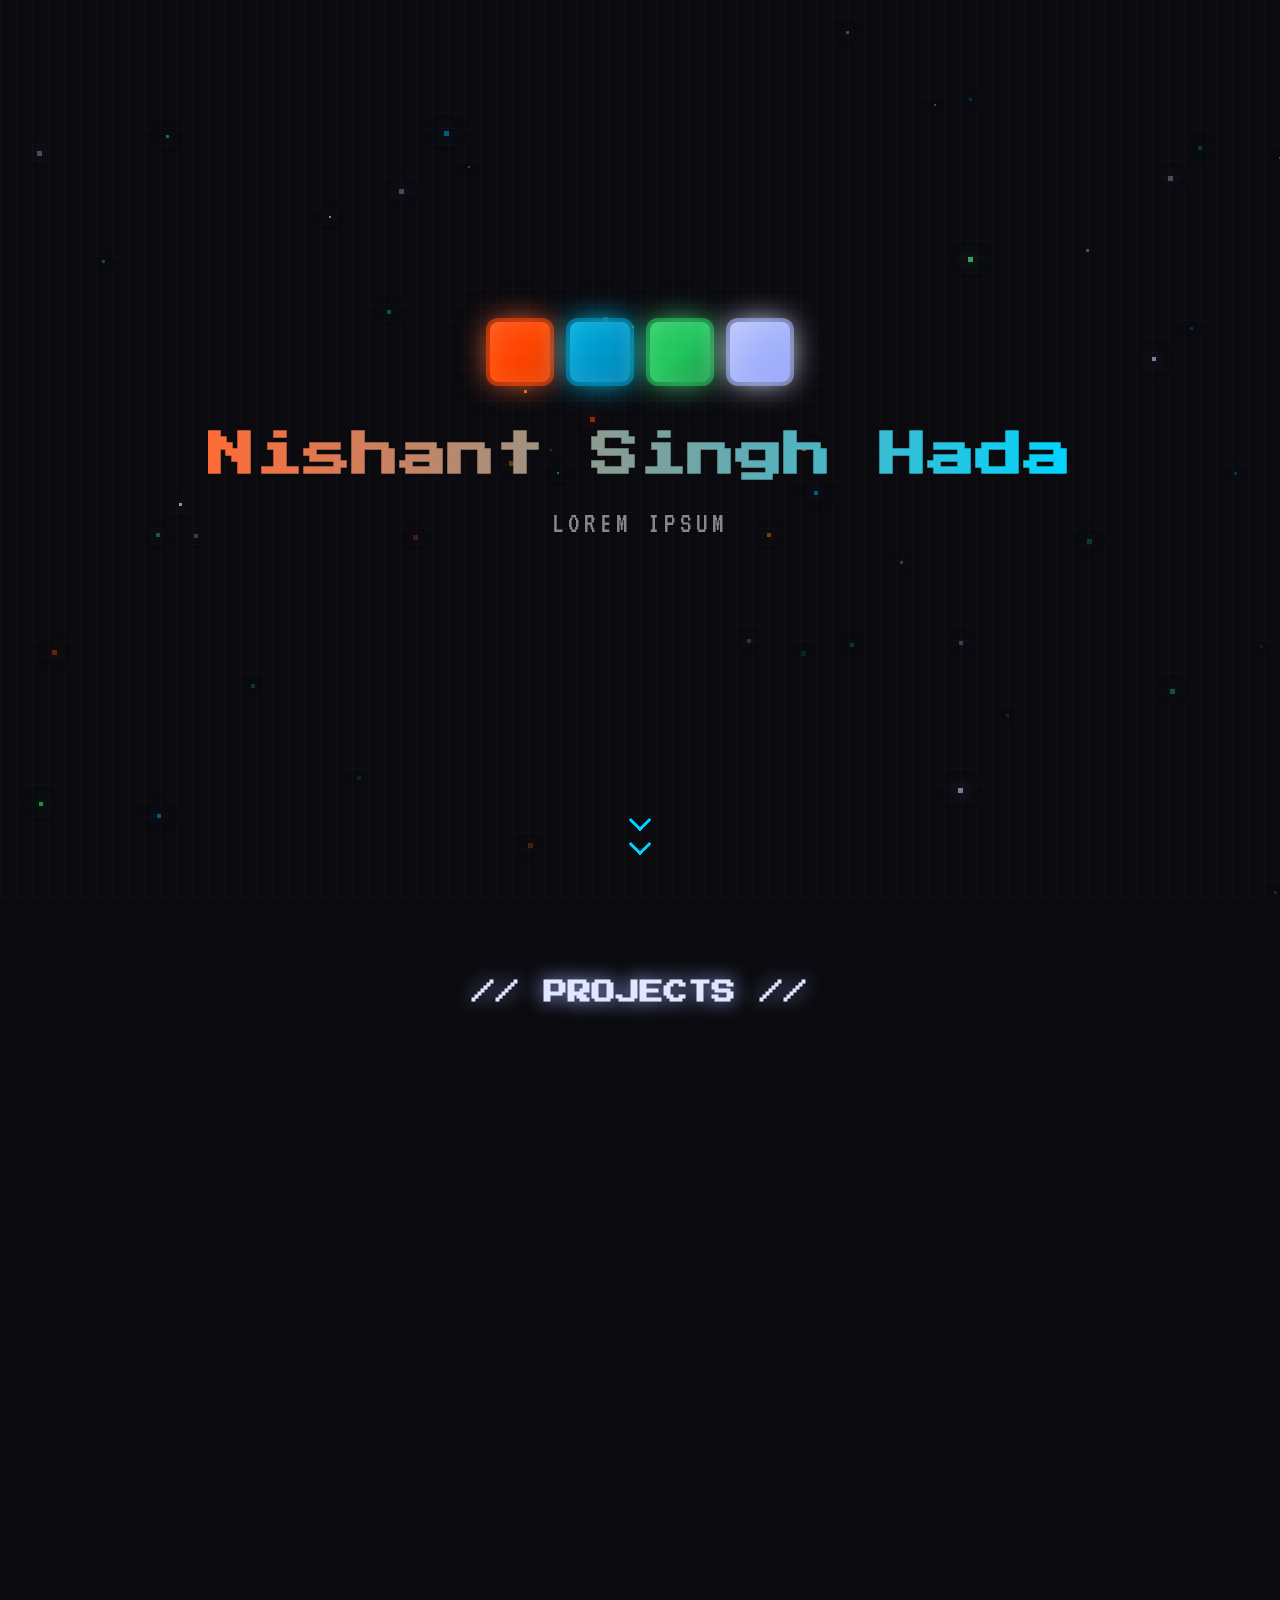
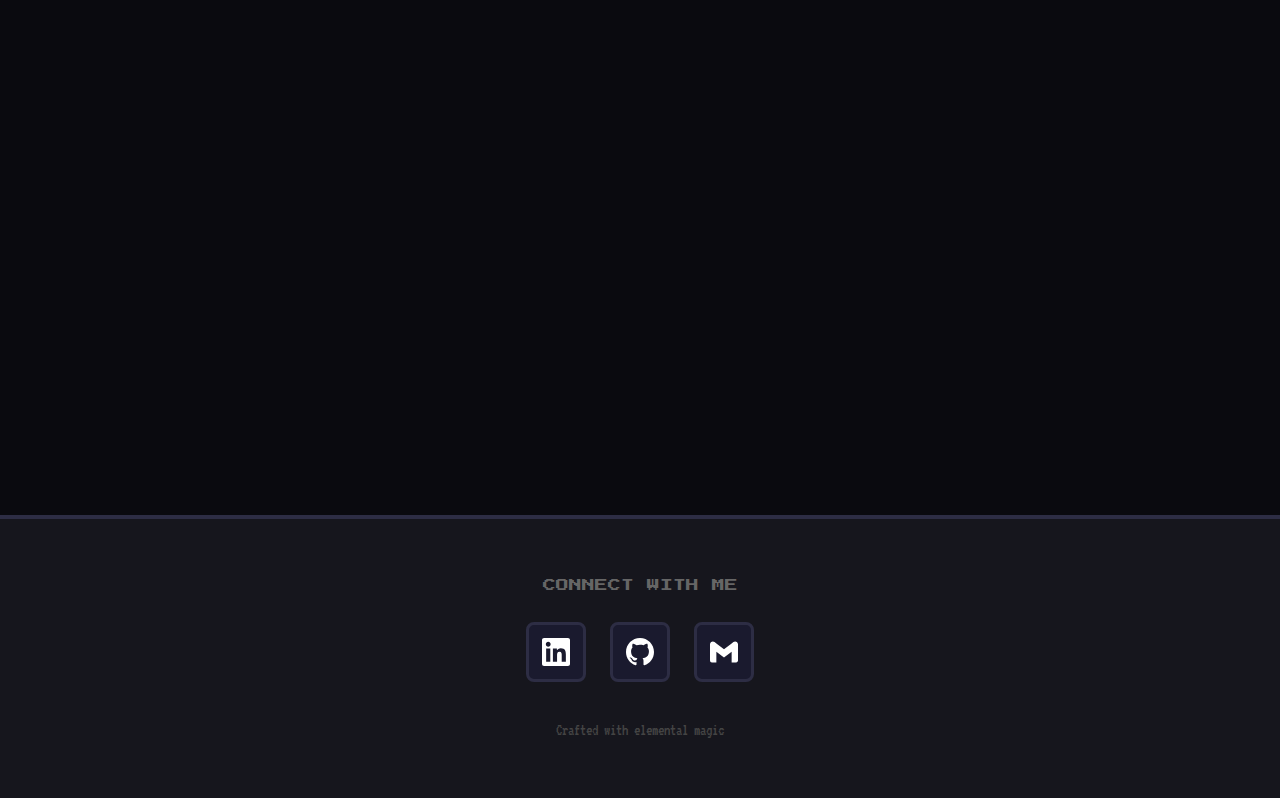
<file: index.html>
<!DOCTYPE html>
<html lang="en">
<head>
  <meta charset="UTF-8">
  <meta name="viewport" content="width=device-width, initial-scale=1.0">
  <title>Nishant Singh Hada | Portfolio</title>
  <link rel="preconnect" href="https://fonts.googleapis.com">
  <link rel="preconnect" href="https://fonts.gstatic.com" crossorigin>
  <link href="https://fonts.googleapis.com/css2?family=Press+Start+2P&family=VT323&display=swap" rel="stylesheet">
  <style>
    :root {
      --fire: #ff6b35;
      --fire-glow: #ff4500;
      --water: #00d4ff;
      --water-glow: #0099cc;
      --earth: #4ade80;
      --earth-glow: #22c55e;
      --air: #e0e7ff;
      --air-glow: #a5b4fc;
      --obsidian: #0a0a0f;
      --stone: #1a1a2e;
      --cobblestone: #2d2d44;
      --bedrock: #16161d;
    }

    * {
      margin: 0;
      padding: 0;
      box-sizing: border-box;
    }

    html {
      scroll-behavior: smooth;
    }

    body {
      font-family: 'VT323', monospace;
      background: var(--obsidian);
      color: #fff;
      min-height: 100vh;
      overflow-x: hidden;
      position: relative;
    }

    /* Pixel grid overlay */
    body::before {
      content: '';
      position: fixed;
      top: 0;
      left: 0;
      width: 100%;
      height: 100%;
      background-image:
        linear-gradient(rgba(255,255,255,0.02) 1px, transparent 1px),
        linear-gradient(90deg, rgba(255,255,255,0.02) 1px, transparent 1px);
      background-size: 16px 16px;
      pointer-events: none;
      z-index: 1;
    }

    /* Particle canvas */
    #particles {
      position: fixed;
      top: 0;
      left: 0;
      width: 100%;
      height: 100%;
      pointer-events: none;
      z-index: 0;
    }

    .container {
      max-width: 1200px;
      margin: 0 auto;
      padding: 0 20px;
      position: relative;
      z-index: 2;
    }

    /* Hero Section */
    .hero {
      min-height: 100vh;
      display: flex;
      flex-direction: column;
      justify-content: center;
      align-items: center;
      text-align: center;
      padding: 40px 20px;
      position: relative;
    }

    .hero-content {
      animation: fadeInUp 1s ease-out;
    }

    @keyframes fadeInUp {
      from {
        opacity: 0;
        transform: translateY(30px);
      }
      to {
        opacity: 1;
        transform: translateY(0);
      }
    }

    /* Elemental orbs */
    .element-orbs {
      display: flex;
      gap: 20px;
      margin-bottom: 40px;
      justify-content: center;
      flex-wrap: wrap;
    }

    .orb {
      width: 60px;
      height: 60px;
      border-radius: 8px;
      position: relative;
      animation: float 3s ease-in-out infinite;
      image-rendering: pixelated;
      cursor: pointer;
      transition: transform 0.2s;
    }

    .orb:hover {
      transform: scale(1.2);
    }

    .orb::before {
      content: '';
      position: absolute;
      inset: -4px;
      border-radius: 12px;
      opacity: 0.6;
      animation: pulse 2s ease-in-out infinite;
    }

    .orb.fire {
      background: linear-gradient(135deg, #ff6b35 0%, #ff4500 50%, #cc3700 100%);
      box-shadow: 0 0 30px var(--fire), inset 0 0 20px rgba(255,255,255,0.3);
    }
    .orb.fire::before { background: var(--fire-glow); }

    .orb.water {
      background: linear-gradient(135deg, #00d4ff 0%, #0099cc 50%, #006699 100%);
      box-shadow: 0 0 30px var(--water), inset 0 0 20px rgba(255,255,255,0.3);
      animation-delay: 0.5s;
    }
    .orb.water::before { background: var(--water-glow); }

    .orb.earth {
      background: linear-gradient(135deg, #4ade80 0%, #22c55e 50%, #166534 100%);
      box-shadow: 0 0 30px var(--earth), inset 0 0 20px rgba(255,255,255,0.3);
      animation-delay: 1s;
    }
    .orb.earth::before { background: var(--earth-glow); }

    .orb.air {
      background: linear-gradient(135deg, #e0e7ff 0%, #a5b4fc 50%, #818cf8 100%);
      box-shadow: 0 0 30px var(--air), inset 0 0 20px rgba(255,255,255,0.3);
      animation-delay: 1.5s;
    }
    .orb.air::before { background: var(--air-glow); }

    @keyframes float {
      0%, 100% { transform: translateY(0); }
      50% { transform: translateY(-10px); }
    }

    @keyframes pulse {
      0%, 100% { opacity: 0.3; transform: scale(1); }
      50% { opacity: 0.6; transform: scale(1.1); }
    }

    .title {
      font-family: 'Press Start 2P', cursive;
      font-size: clamp(1.5rem, 5vw, 3rem);
      margin-bottom: 20px;
      background: linear-gradient(90deg, var(--fire), var(--water), var(--earth), var(--air));
      background-size: 300% 100%;
      -webkit-background-clip: text;
      -webkit-text-fill-color: transparent;
      background-clip: text;
      animation: gradientShift 8s ease infinite;
      text-shadow: none;
      line-height: 1.4;
    }

    @keyframes gradientShift {
      0%, 100% { background-position: 0% 50%; }
      50% { background-position: 100% 50%; }
    }

    .subtitle {
      font-size: clamp(1.2rem, 3vw, 1.8rem);
      color: #888;
      letter-spacing: 4px;
      text-transform: uppercase;
      margin-bottom: 40px;
    }

    .scroll-indicator {
      position: absolute;
      bottom: 40px;
      left: 50%;
      transform: translateX(-50%);
      animation: bounce 2s infinite;
    }

    .scroll-indicator span {
      display: block;
      width: 16px;
      height: 16px;
      border: 3px solid var(--water);
      border-top: none;
      border-left: none;
      transform: rotate(45deg);
      margin: 8px;
    }

    @keyframes bounce {
      0%, 20%, 50%, 80%, 100% { transform: translateX(-50%) translateY(0); }
      40% { transform: translateX(-50%) translateY(10px); }
      60% { transform: translateX(-50%) translateY(5px); }
    }

    /* Projects Section */
    .projects {
      padding: 80px 20px;
      min-height: 100vh;
    }

    .section-title {
      font-family: 'Press Start 2P', cursive;
      font-size: clamp(1rem, 3vw, 1.5rem);
      text-align: center;
      margin-bottom: 60px;
      color: var(--air);
      text-shadow: 0 0 20px var(--air-glow);
    }

    .cards-container {
      display: flex;
      flex-direction: column;
      gap: 24px;
      max-width: 700px;
      margin: 0 auto;
    }

    .card {
      background: var(--stone);
      border: 4px solid var(--cobblestone);
      border-radius: 8px;
      padding: 24px;
      position: relative;
      transition: all 0.3s ease;
      cursor: pointer;
      overflow: hidden;
      image-rendering: pixelated;
    }

    .card::before {
      content: '';
      position: absolute;
      top: 0;
      left: 0;
      right: 0;
      height: 4px;
    }

    .card::after {
      content: '';
      position: absolute;
      inset: 0;
      opacity: 0;
      transition: opacity 0.3s;
      pointer-events: none;
    }

    .card:hover {
      transform: translateY(-8px) scale(1.02);
      box-shadow: 0 20px 40px rgba(0,0,0,0.4);
    }

    .card:hover::after {
      opacity: 0.1;
    }

    /* Element-specific card styles */
    .card.fire {
      border-color: var(--fire);
    }
    .card.fire::before {
      background: linear-gradient(90deg, var(--fire), var(--fire-glow));
    }
    .card.fire::after {
      background: var(--fire);
    }
    .card.fire:hover {
      box-shadow: 0 20px 60px rgba(255, 107, 53, 0.3), 0 0 30px rgba(255, 107, 53, 0.2);
    }

    .card.water {
      border-color: var(--water);
    }
    .card.water::before {
      background: linear-gradient(90deg, var(--water), var(--water-glow));
    }
    .card.water::after {
      background: var(--water);
    }
    .card.water:hover {
      box-shadow: 0 20px 60px rgba(0, 212, 255, 0.3), 0 0 30px rgba(0, 212, 255, 0.2);
    }

    .card.earth {
      border-color: var(--earth);
    }
    .card.earth::before {
      background: linear-gradient(90deg, var(--earth), var(--earth-glow));
    }
    .card.earth::after {
      background: var(--earth);
    }
    .card.earth:hover {
      box-shadow: 0 20px 60px rgba(74, 222, 128, 0.3), 0 0 30px rgba(74, 222, 128, 0.2);
    }

    .card.air {
      border-color: var(--air);
    }
    .card.air::before {
      background: linear-gradient(90deg, var(--air), var(--air-glow));
    }
    .card.air::after {
      background: var(--air);
    }
    .card.air:hover {
      box-shadow: 0 20px 60px rgba(224, 231, 255, 0.3), 0 0 30px rgba(224, 231, 255, 0.2);
    }

    .card-title {
      font-family: 'Press Start 2P', cursive;
      font-size: clamp(0.7rem, 2vw, 0.9rem);
      margin-bottom: 16px;
      line-height: 1.6;
    }

    .card.fire .card-title { color: var(--fire); }
    .card.water .card-title { color: var(--water); }
    .card.earth .card-title { color: var(--earth); }
    .card.air .card-title { color: var(--air); }

    .card-description {
      font-size: 1.4rem;
      line-height: 1.6;
      color: #aaa;
      margin-bottom: 20px;
    }

    .card-link {
      display: inline-flex;
      align-items: center;
      gap: 8px;
      font-family: 'Press Start 2P', cursive;
      font-size: 0.6rem;
      text-decoration: none;
      padding: 12px 20px;
      border-radius: 4px;
      transition: all 0.2s;
      border: 2px solid;
    }

    .card.fire .card-link {
      color: var(--fire);
      border-color: var(--fire);
    }
    .card.fire .card-link:hover {
      background: var(--fire);
      color: var(--obsidian);
    }

    .card.water .card-link {
      color: var(--water);
      border-color: var(--water);
    }
    .card.water .card-link:hover {
      background: var(--water);
      color: var(--obsidian);
    }

    .card.earth .card-link {
      color: var(--earth);
      border-color: var(--earth);
    }
    .card.earth .card-link:hover {
      background: var(--earth);
      color: var(--obsidian);
    }

    .card.air .card-link {
      color: var(--air);
      border-color: var(--air);
    }
    .card.air .card-link:hover {
      background: var(--air);
      color: var(--obsidian);
    }

    /* Footer */
    footer {
      padding: 60px 20px;
      text-align: center;
      border-top: 4px solid var(--cobblestone);
      background: var(--bedrock);
      position: relative;
      z-index: 2;
    }

    .footer-title {
      font-family: 'Press Start 2P', cursive;
      font-size: 0.8rem;
      margin-bottom: 30px;
      color: #666;
    }

    .social-links {
      display: flex;
      justify-content: center;
      gap: 24px;
      flex-wrap: wrap;
    }

    .social-link {
      display: flex;
      align-items: center;
      justify-content: center;
      width: 60px;
      height: 60px;
      border: 3px solid var(--cobblestone);
      border-radius: 8px;
      background: var(--stone);
      color: #fff;
      text-decoration: none;
      transition: all 0.3s;
      position: relative;
      overflow: hidden;
    }

    .social-link:hover {
      transform: translateY(-4px);
      border-color: var(--water);
      box-shadow: 0 10px 30px rgba(0, 212, 255, 0.3);
    }

    .social-link svg {
      width: 28px;
      height: 28px;
      z-index: 1;
    }

    .social-link.linkedin:hover {
      border-color: #0077b5;
      box-shadow: 0 10px 30px rgba(0, 119, 181, 0.3);
    }

    .social-link.github:hover {
      border-color: #fff;
      box-shadow: 0 10px 30px rgba(255, 255, 255, 0.2);
    }

    .social-link.email:hover {
      border-color: var(--fire);
      box-shadow: 0 10px 30px rgba(255, 107, 53, 0.3);
    }

    .copyright {
      margin-top: 40px;
      font-size: 1rem;
      color: #444;
    }

    /* Stacked cards effect on mobile */
    @media (max-width: 600px) {
      .orb {
        width: 50px;
        height: 50px;
      }

      .card {
        padding: 20px;
      }

      .card-link {
        width: 100%;
        justify-content: center;
      }
    }

    /* Card entrance animations */
    .card {
      opacity: 0;
      transform: translateY(40px);
      animation: cardEnter 0.6s ease-out forwards;
    }

    .card:nth-child(1) { animation-delay: 0.1s; }
    .card:nth-child(2) { animation-delay: 0.2s; }
    .card:nth-child(3) { animation-delay: 0.3s; }
    .card:nth-child(4) { animation-delay: 0.4s; }

    @keyframes cardEnter {
      to {
        opacity: 1;
        transform: translateY(0);
      }
    }

    /* Minecraft-style tooltip */
    .tooltip {
      position: fixed;
      background: var(--bedrock);
      border: 3px solid #5555ff;
      padding: 8px 12px;
      font-family: 'VT323', monospace;
      font-size: 1.2rem;
      color: #fff;
      pointer-events: none;
      z-index: 1000;
      display: none;
      box-shadow: 0 0 0 3px #0a0a0f;
    }
  </style>
</head>
<body>
  <canvas id="particles"></canvas>
  <div class="tooltip" id="tooltip"></div>

  <section class="hero">
    <div class="hero-content">
      <div class="element-orbs">
        <div class="orb fire" data-element="Fire"></div>
        <div class="orb water" data-element="Water"></div>
        <div class="orb earth" data-element="Earth"></div>
        <div class="orb air" data-element="Air"></div>
      </div>
      <h1 class="title">Nishant Singh Hada</h1>
      <p class="subtitle">lorem ipsum</p>
    </div>
    <div class="scroll-indicator">
      <span></span>
      <span></span>
    </div>
  </section>

  <section class="projects" id="projects">
    <div class="container">
      <h2 class="section-title">// PROJECTS //</h2>
      <div class="cards-container" id="cards-container">
        <!-- Cards loaded from JSON -->
      </div>
    </div>
  </section>

  <footer>
    <p class="footer-title">CONNECT WITH ME</p>
    <div class="social-links">
      <a href="https://linkedin.com/in/thisisnsh" target="_blank" class="social-link linkedin" aria-label="LinkedIn">
        <svg viewBox="0 0 24 24" fill="currentColor">
          <path d="M20.447 20.452h-3.554v-5.569c0-1.328-.027-3.037-1.852-3.037-1.853 0-2.136 1.445-2.136 2.939v5.667H9.351V9h3.414v1.561h.046c.477-.9 1.637-1.85 3.37-1.85 3.601 0 4.267 2.37 4.267 5.455v6.286zM5.337 7.433c-1.144 0-2.063-.926-2.063-2.065 0-1.138.92-2.063 2.063-2.063 1.14 0 2.064.925 2.064 2.063 0 1.139-.925 2.065-2.064 2.065zm1.782 13.019H3.555V9h3.564v11.452zM22.225 0H1.771C.792 0 0 .774 0 1.729v20.542C0 23.227.792 24 1.771 24h20.451C23.2 24 24 23.227 24 22.271V1.729C24 .774 23.2 0 22.222 0h.003z"/>
        </svg>
      </a>
      <a href="https://github.com/thisisnsh" target="_blank" class="social-link github" aria-label="GitHub">
        <svg viewBox="0 0 24 24" fill="currentColor">
          <path d="M12 0C5.374 0 0 5.373 0 12c0 5.302 3.438 9.8 8.207 11.387.599.111.793-.261.793-.577v-2.234c-3.338.726-4.033-1.416-4.033-1.416-.546-1.387-1.333-1.756-1.333-1.756-1.089-.745.083-.729.083-.729 1.205.084 1.839 1.237 1.839 1.237 1.07 1.834 2.807 1.304 3.492.997.107-.775.418-1.305.762-1.604-2.665-.305-5.467-1.334-5.467-5.931 0-1.311.469-2.381 1.236-3.221-.124-.303-.535-1.524.117-3.176 0 0 1.008-.322 3.301 1.23A11.509 11.509 0 0112 5.803c1.02.005 2.047.138 3.006.404 2.291-1.552 3.297-1.23 3.297-1.23.653 1.653.242 2.874.118 3.176.77.84 1.235 1.911 1.235 3.221 0 4.609-2.807 5.624-5.479 5.921.43.372.823 1.102.823 2.222v3.293c0 .319.192.694.801.576C20.566 21.797 24 17.3 24 12c0-6.627-5.373-12-12-12z"/>
        </svg>
      </a>
      <a href="mailto:hello@nishantsinghhada.com" class="social-link email" aria-label="Email">
        <svg viewBox="0 0 24 24" fill="currentColor">
          <path d="M24 5.457v13.909c0 .904-.732 1.636-1.636 1.636h-3.819V11.73L12 16.64l-6.545-4.91v9.273H1.636A1.636 1.636 0 010 19.366V5.457c0-2.023 2.309-3.178 3.927-1.964L5.455 4.64 12 9.548l6.545-4.91 1.528-1.145C21.69 2.28 24 3.434 24 5.457z"/>
        </svg>
      </a>
    </div>
    <p class="copyright">Crafted with elemental magic</p>
  </footer>

  <script>
    // Particle System
    const canvas = document.getElementById('particles');
    const ctx = canvas.getContext('2d');
    let particles = [];
    const particleCount = 50;

    const elements = {
      fire: { colors: ['#ff6b35', '#ff4500', '#ff8c00'], speed: 2 },
      water: { colors: ['#00d4ff', '#0099cc', '#00ffff'], speed: 1.5 },
      earth: { colors: ['#4ade80', '#22c55e', '#10b981'], speed: 0.8 },
      air: { colors: ['#e0e7ff', '#a5b4fc', '#c7d2fe'], speed: 2.5 }
    };

    function resizeCanvas() {
      canvas.width = window.innerWidth;
      canvas.height = window.innerHeight;
    }

    function createParticle() {
      const elementKeys = Object.keys(elements);
      const element = elementKeys[Math.floor(Math.random() * elementKeys.length)];
      const config = elements[element];

      return {
        x: Math.random() * canvas.width,
        y: Math.random() * canvas.height,
        size: Math.random() * 4 + 2,
        speedX: (Math.random() - 0.5) * config.speed,
        speedY: (Math.random() - 0.5) * config.speed,
        color: config.colors[Math.floor(Math.random() * config.colors.length)],
        element: element,
        opacity: Math.random() * 0.5 + 0.3,
        pulse: Math.random() * Math.PI * 2
      };
    }

    function initParticles() {
      particles = [];
      for (let i = 0; i < particleCount; i++) {
        particles.push(createParticle());
      }
    }

    function drawParticle(p) {
      ctx.save();
      ctx.globalAlpha = p.opacity * (0.7 + Math.sin(p.pulse) * 0.3);

      // Pixelated square particles
      ctx.fillStyle = p.color;
      ctx.shadowBlur = 15;
      ctx.shadowColor = p.color;

      const size = Math.floor(p.size);
      ctx.fillRect(Math.floor(p.x), Math.floor(p.y), size, size);

      ctx.restore();
    }

    function updateParticle(p) {
      p.x += p.speedX;
      p.y += p.speedY;
      p.pulse += 0.05;

      // Wrap around screen
      if (p.x < 0) p.x = canvas.width;
      if (p.x > canvas.width) p.x = 0;
      if (p.y < 0) p.y = canvas.height;
      if (p.y > canvas.height) p.y = 0;
    }

    function animate() {
      ctx.clearRect(0, 0, canvas.width, canvas.height);

      particles.forEach(p => {
        updateParticle(p);
        drawParticle(p);
      });

      requestAnimationFrame(animate);
    }

    // Load projects from JSON
    async function loadProjects() {
      try {
        const response = await fetch('projects.json');
        const data = await response.json();
        renderProjects(data.projects);
      } catch (error) {
        console.error('Error loading projects:', error);
        // Fallback data
        const fallbackProjects = [
          { name: "🔥 Fire Fortress", description: "A blazing fast application built with modern technologies.", link: "#", element: "fire" },
          { name: "💧 Aqua Flow", description: "Fluid user experiences that adapt seamlessly.", link: "#", element: "water" },
          { name: "🌍 Terra Build", description: "Solid foundations for scalable applications.", link: "#", element: "earth" },
          { name: "💨 Zephyr API", description: "Lightweight and swift API solutions.", link: "#", element: "air" }
        ];
        renderProjects(fallbackProjects);
      }
    }

    function renderProjects(projects) {
      const container = document.getElementById('cards-container');
      container.innerHTML = projects.map(project => `
        <div class="card ${project.element}">
          <h3 class="card-title">${project.name}</h3>
          <p class="card-description">${project.description}</p>
          <a href="${project.link}" target="_blank" class="card-link">
            VIEW PROJECT →
          </a>
        </div>
      `).join('');
    }

    // Tooltip for orbs
    const orbs = document.querySelectorAll('.orb');
    const tooltip = document.getElementById('tooltip');

    orbs.forEach(orb => {
      orb.addEventListener('mouseenter', (e) => {
        tooltip.textContent = orb.dataset.element;
        tooltip.style.display = 'block';
      });

      orb.addEventListener('mousemove', (e) => {
        tooltip.style.left = e.clientX + 15 + 'px';
        tooltip.style.top = e.clientY + 15 + 'px';
      });

      orb.addEventListener('mouseleave', () => {
        tooltip.style.display = 'none';
      });
    });

    // Initialize
    window.addEventListener('resize', resizeCanvas);
    resizeCanvas();
    initParticles();
    animate();
    loadProjects();

    // Intersection Observer for scroll animations
    const observerOptions = {
      threshold: 0.1,
      rootMargin: '0px 0px -50px 0px'
    };

    const observer = new IntersectionObserver((entries) => {
      entries.forEach(entry => {
        if (entry.isIntersecting) {
          entry.target.style.animationPlayState = 'running';
        }
      });
    }, observerOptions);

    // Observe cards after they're loaded
    setTimeout(() => {
      document.querySelectorAll('.card').forEach(card => {
        observer.observe(card);
      });
    }, 100);
  </script>
</body>
</html>
</file>
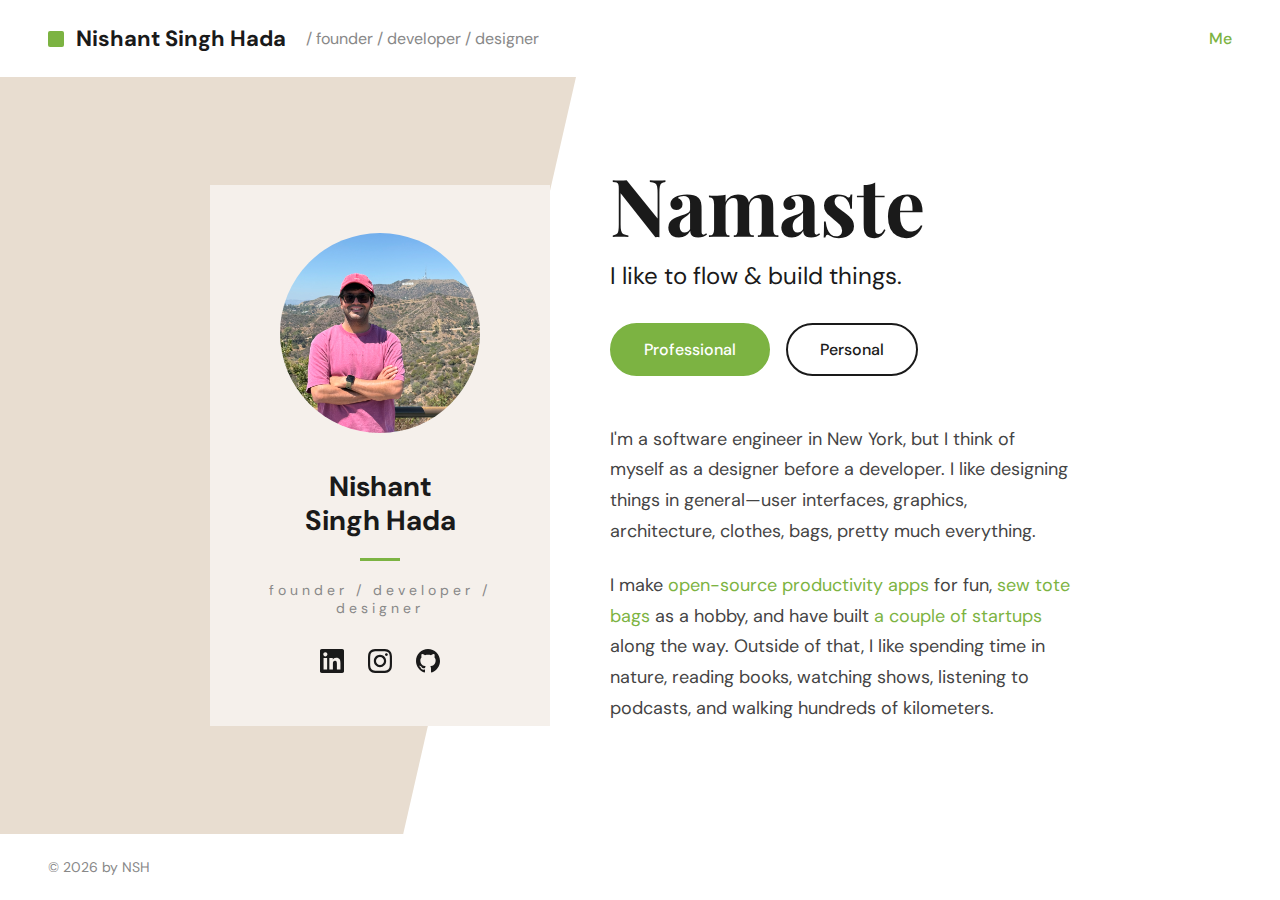
<file: docs/index.html>
<!DOCTYPE html>
<html lang="en">
<head>
  <meta charset="UTF-8">
  <meta name="viewport" content="width=device-width, initial-scale=1.0">
  <title>Nishant Singh Hada | Founder / Developer</title>
  <meta name="description" content="Nishant Singh Hada - Founder, Developer, and Designer based in New York">
  <link rel="preconnect" href="https://fonts.googleapis.com">
  <link rel="preconnect" href="https://fonts.gstatic.com" crossorigin>
  <link href="https://fonts.googleapis.com/css2?family=DM+Sans:wght@400;500;700&family=Playfair+Display:wght@700&display=swap" rel="stylesheet">
  <link rel="stylesheet" href="styles.css">
</head>
<body>
  <header>
    <div class="logo">
      <div class="logo-icon"></div>
      <span class="logo-text">Nishant Singh Hada</span>
      <span class="logo-subtitle">/ founder / developer / designer</span>
    </div>
    <a href="/" class="nav-link">Me</a>
  </header>

  <main>
    <div class="beige-bg"></div>
    <div class="content-wrapper">
      <div class="profile-card">
        <img src="img/profile.jpeg" alt="Nishant Singh Hada" class="profile-image">
        <h2 class="profile-name">Nishant<br>Singh Hada</h2>
        <div class="profile-divider"></div>
        <p class="profile-role">founder / developer / designer</p>
        <div class="social-links">
          <a href="https://linkedin.com/in/thisisnsh" target="_blank" class="social-link" aria-label="LinkedIn">
            <svg viewBox="0 0 24 24" fill="currentColor">
              <path d="M20.447 20.452h-3.554v-5.569c0-1.328-.027-3.037-1.852-3.037-1.853 0-2.136 1.445-2.136 2.939v5.667H9.351V9h3.414v1.561h.046c.477-.9 1.637-1.85 3.37-1.85 3.601 0 4.267 2.37 4.267 5.455v6.286zM5.337 7.433c-1.144 0-2.063-.926-2.063-2.065 0-1.138.92-2.063 2.063-2.063 1.14 0 2.064.925 2.064 2.063 0 1.139-.925 2.065-2.064 2.065zm1.782 13.019H3.555V9h3.564v11.452zM22.225 0H1.771C.792 0 0 .774 0 1.729v20.542C0 23.227.792 24 1.771 24h20.451C23.2 24 24 23.227 24 22.271V1.729C24 .774 23.2 0 22.222 0h.003z"/>
            </svg>
          </a>
          <a href="https://instagram.com/thisisnsh" target="_blank" class="social-link" aria-label="Instagram">
            <svg viewBox="0 0 24 24" fill="currentColor">
              <path d="M12 2.163c3.204 0 3.584.012 4.85.07 3.252.148 4.771 1.691 4.919 4.919.058 1.265.069 1.645.069 4.849 0 3.205-.012 3.584-.069 4.849-.149 3.225-1.664 4.771-4.919 4.919-1.266.058-1.644.07-4.85.07-3.204 0-3.584-.012-4.849-.07-3.26-.149-4.771-1.699-4.919-4.92-.058-1.265-.07-1.644-.07-4.849 0-3.204.013-3.583.07-4.849.149-3.227 1.664-4.771 4.919-4.919 1.266-.057 1.645-.069 4.849-.069zm0-2.163c-3.259 0-3.667.014-4.947.072-4.358.2-6.78 2.618-6.98 6.98-.059 1.281-.073 1.689-.073 4.948 0 3.259.014 3.668.072 4.948.2 4.358 2.618 6.78 6.98 6.98 1.281.058 1.689.072 4.948.072 3.259 0 3.668-.014 4.948-.072 4.354-.2 6.782-2.618 6.979-6.98.059-1.28.073-1.689.073-4.948 0-3.259-.014-3.667-.072-4.947-.196-4.354-2.617-6.78-6.979-6.98-1.281-.059-1.69-.073-4.949-.073zm0 5.838c-3.403 0-6.162 2.759-6.162 6.162s2.759 6.163 6.162 6.163 6.162-2.759 6.162-6.163c0-3.403-2.759-6.162-6.162-6.162zm0 10.162c-2.209 0-4-1.79-4-4 0-2.209 1.791-4 4-4s4 1.791 4 4c0 2.21-1.791 4-4 4zm6.406-11.845c-.796 0-1.441.645-1.441 1.44s.645 1.44 1.441 1.44c.795 0 1.439-.645 1.439-1.44s-.644-1.44-1.439-1.44z"/>
            </svg>
          </a>
          <a href="https://github.com/thisisnsh" target="_blank" class="social-link" aria-label="GitHub">
            <svg viewBox="0 0 24 24" fill="currentColor">
              <path d="M12 0c-6.626 0-12 5.373-12 12 0 5.302 3.438 9.8 8.207 11.387.599.111.793-.261.793-.577v-2.234c-3.338.726-4.033-1.416-4.033-1.416-.546-1.387-1.333-1.756-1.333-1.756-1.089-.745.083-.729.083-.729 1.205.084 1.839 1.237 1.839 1.237 1.07 1.834 2.807 1.304 3.492.997.107-.775.418-1.305.762-1.604-2.665-.305-5.467-1.334-5.467-5.931 0-1.311.469-2.381 1.236-3.221-.124-.303-.535-1.524.117-3.176 0 0 1.008-.322 3.301 1.23.957-.266 1.983-.399 3.003-.404 1.02.005 2.047.138 3.006.404 2.291-1.552 3.297-1.23 3.297-1.23.653 1.653.242 2.874.118 3.176.77.84 1.235 1.911 1.235 3.221 0 4.609-2.807 5.624-5.479 5.921.43.372.823 1.102.823 2.222v3.293c0 .319.192.694.801.576 4.765-1.589 8.199-6.086 8.199-11.386 0-6.627-5.373-12-12-12z"/>
            </svg>
          </a>
        </div>
      </div>

      <div class="right-section">
        <h1 class="greeting">Namaste</h1>
        <p class="tagline">I like to flow & build things.</p>
        <div class="buttons">
          <a href="https://linkedin.com/in/thisisnsh" target="_blank" class="btn btn-primary">Professional</a>
          <a href="https://instagram.com/thisisnsh" target="_blank" class="btn btn-secondary">Personal</a>
        </div>
        <div class="bio">
          <p>I'm a software engineer in New York, but I think of myself as a designer before a developer. I like designing things in general—user interfaces, graphics, architecture, clothes, bags, pretty much everything.</p>
          <p>I make <a href="https://github.com/thisisnsh" target="_blank">open-source productivity apps</a> for fun, <a href="https://www.instagram.com/s/aGlnaGxpZ2h0OjE4MTA0MTcxMzYyNjk4MzQx?story_media_id=3807384350552401043&igsh=NnJ4OWVwNTI3bGxj" target="_blank">sew tote bags</a> as a hobby, and have built <a href="https://www.linkedin.com/in/thisisnsh/" target="_blank">a couple of startups</a> along the way. Outside of that, I like spending time in nature, reading books, watching shows, listening to podcasts, and walking hundreds of kilometers.</p>
        </div>
      </div>
    </div>
  </main>

  <footer>
    &copy; 2026 by NSH
  </footer>

  <script src="script.js"></script>
</body>
</html>
</file>
<file: docs/styles.css>
* {
  margin: 0;
  padding: 0;
  box-sizing: border-box;
}

body {
  font-family: 'DM Sans', sans-serif;
  background: #fff;
  color: #1a1a1a;
  height: 100vh;
  display: flex;
  flex-direction: column;
  overflow: hidden;
}

/* Header */
header {
  display: flex;
  justify-content: space-between;
  align-items: center;
  padding: 24px 48px;
  background: #fff;
}

.logo {
  display: flex;
  align-items: center;
  gap: 12px;
}

.logo-icon {
  width: 16px;
  height: 16px;
  background: #7cb342;
  border-radius: 2px;
}

.logo-text {
  font-size: 22px;
  font-weight: 700;
  color: #1a1a1a;
}

.logo-subtitle {
  font-size: 16px;
  color: #888;
  margin-left: 8px;
}

.nav-link {
  font-size: 16px;
  color: #7cb342;
  text-decoration: none;
  font-weight: 500;
}

.nav-link:hover {
  text-decoration: underline;
}

/* Main Content */
main {
  flex: 1;
  display: flex;
  position: relative;
}

.beige-bg {
  position: absolute;
  top: 0;
  left: 0;
  width: 45%;
  height: 100%;
  background: #e8ddd0;
  clip-path: polygon(0 0, 100% 0, 70% 100%, 0 100%);
}

.content-wrapper {
  display: flex;
  width: 100%;
  align-items: center;
  justify-content: center;
  position: relative;
  z-index: 1;
}

.profile-card {
  background: #f5f0eb;
  border-radius: 0;
  padding: 48px 56px;
  text-align: center;
  width: 340px;
  flex-shrink: 0;
}

.profile-image {
  width: 200px;
  height: 200px;
  border-radius: 50%;
  object-fit: cover;
  margin-bottom: 32px;
  border: none;
}

.profile-name {
  font-size: 28px;
  font-weight: 700;
  color: #1a1a1a;
  line-height: 1.2;
  margin-bottom: 20px;
}

.profile-divider {
  width: 40px;
  height: 3px;
  background: #7cb342;
  margin: 0 auto 20px;
}

.profile-role {
  font-size: 14px;
  color: #888;
  letter-spacing: 4px;
  text-transform: lowercase;
  margin-bottom: 32px;
}

.social-links {
  display: flex;
  justify-content: center;
  gap: 24px;
}

.social-link {
  color: #1a1a1a;
  transition: color 0.2s;
}

.social-link:hover {
  color: #7cb342;
}

.social-link svg {
  width: 24px;
  height: 24px;
}

/* Right Section */
.right-section {
  width: 520px;
  padding: 40px 0 40px 60px;
  display: flex;
  flex-direction: column;
  justify-content: center;
  flex-shrink: 0;
}

.greeting {
  font-family: 'Playfair Display', serif;
  font-size: 80px;
  font-weight: 700;
  color: #1a1a1a;
  margin-bottom: 16px;
  line-height: 1;
}

.tagline {
  font-size: 24px;
  color: #1a1a1a;
  margin-bottom: 32px;
  font-weight: 400;
}

.buttons {
  display: flex;
  gap: 16px;
  margin-bottom: 48px;
}

.btn {
  padding: 14px 32px;
  border-radius: 30px;
  font-size: 16px;
  font-weight: 500;
  cursor: pointer;
  text-decoration: none;
  transition: all 0.2s;
}

.btn-primary {
  background: #7cb342;
  color: #fff;
  border: 2px solid #7cb342;
}

.btn-primary:hover {
  background: #6a9a3a;
  border-color: #6a9a3a;
}

.btn-secondary {
  background: #fff;
  color: #1a1a1a;
  border: 2px solid #1a1a1a;
}

.btn-secondary:hover {
  background: #1a1a1a;
  color: #fff;
}

.bio {
  max-width: 520px;
}

.bio p {
  font-size: 18px;
  line-height: 1.7;
  color: #444;
  margin-bottom: 24px;
}

.bio a {
  color: #7cb342;
  text-decoration: none;
  transition: color 0.2s;
}

.bio a:hover {
  color: #6a9a3a;
  text-decoration: underline;
}

/* Footer */
footer {
  padding: 24px 48px;
  font-size: 14px;
  color: #888;
}

/* Responsive */
@media (max-width: 1024px) {
  body {
    height: auto;
    min-height: 100vh;
    overflow: auto;
  }

  .beige-bg {
    width: 100%;
    height: 120px;
    clip-path: none;
  }

  .content-wrapper {
    flex-direction: column;
    align-items: stretch;
    padding: 0 20px;
    margin-top: 60px;
  }

  .profile-card {
    width: 100%;
    max-width: none;
    margin: 0;
  }

  .right-section {
    width: 100%;
    max-width: none;
    padding: 40px 0 60px;
  }

  .greeting {
    font-size: 56px;
  }

  .tagline {
    font-size: 20px;
  }
}

@media (max-width: 600px) {
  header {
    padding: 16px;
  }

  .logo-text {
    font-size: 18px;
  }

  .logo-subtitle {
    display: none;
  }

  .beige-bg {
    height: 100px;
  }

  .content-wrapper {
    margin-top: 50px;
    padding: 0 20px;
  }

  .profile-card {
    padding: 40px 32px;
  }

  .profile-image {
    width: 160px;
    height: 160px;
  }

  .right-section {
    padding: 40px 0 60px;
  }

  .greeting {
    font-size: 42px;
  }

  .buttons {
    flex-direction: column;
  }

  .btn {
    text-align: center;
  }

  footer {
    padding: 16px;
    text-align: center;
  }
}
</file>
